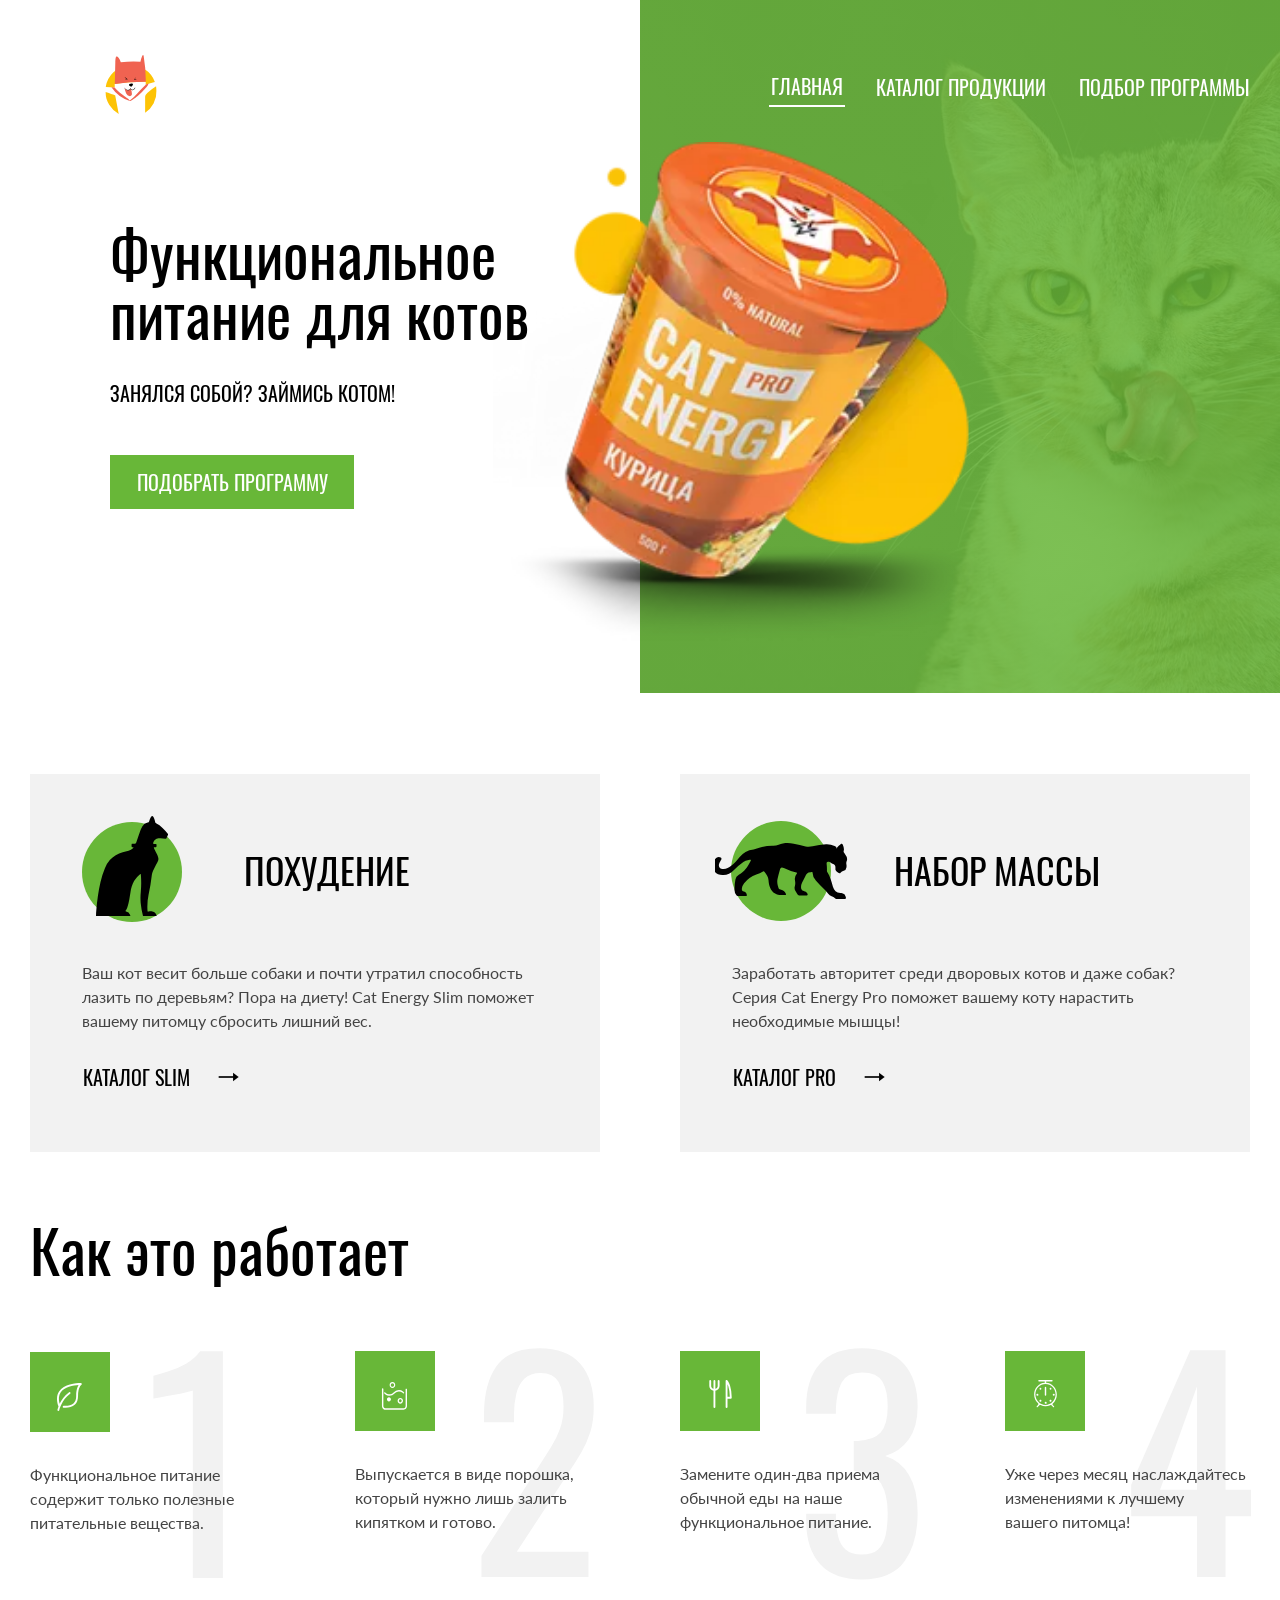
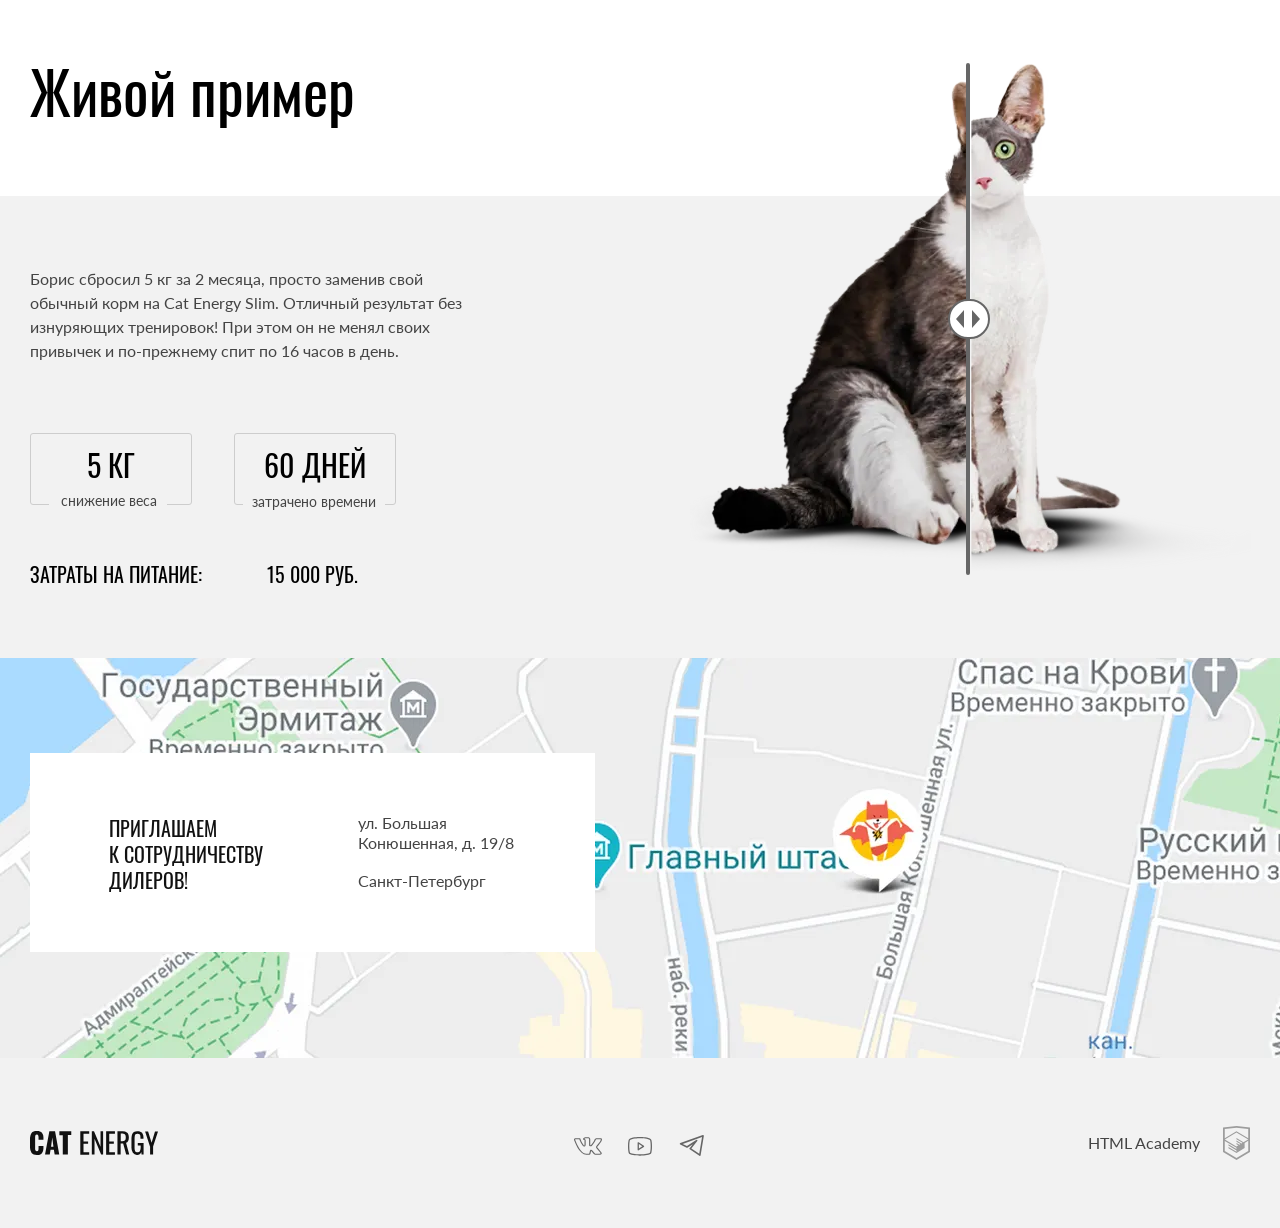
<file: index.html>
<!DOCTYPE html><html class="page" lang="ru"><head><meta charset="UTF-8"><title>Сайт питания для котов Cat Energy</title><meta name="viewport" content="width=device-width,initial-scale=1"><link rel="stylesheet" href="styles/styles.css"><link rel="icon" href="favicon.ico"><link rel="icon" href="favicons/"><link rel="manifest" href="manifest.json"><link rel="preload" href="/fonts/oswald/oswaldregular.woff2" as="font" type="font/woff2"><link rel="preload" href="/fonts/oswald/oswaldregular.woff" as="font" type="font/woff"><link rel="preload" href="/fonts/lato/Lato-Regular.woff2" as="font" type="font/woff2"><link rel="preload" href="/fonts/lato/Lato-Regular.woff" as="font" type="font/woff"><script src="scripts/index.js" defer="defer"></script></head><body class="page__body"><header class="main-header" data-test="header"><div class="main-header__container"><a class="main-header__logo" href="index.html"><picture><source media="(min-width: 1280px)" width="202" height="59" type="image/svg+xml" srcset="images/logo-header-desktop.svg"><source media="(min-width: 768px)" width="174" height="50" type="image/svg+xml" srcset="images/logo-header-tablet.svg"><img src="images/logo-mobile.svg" width="33" height="38" alt="Логотип сайта"></picture></a><a class="main-header__logo-text" href="#"><picture><source media="(min-width: 1280px)" width="118" height="21" type="image/svg+xml" srcset="images/logo-text.svg"><source media="(min-width: 768px)" width="101" height="18" type="image/svg+xml" srcset="images/logo-text.svg"><img src="images/logo-text.svg" width="101" height="18" alt="Логотип текст"></picture></a><nav class="navigation navigation--nojs"><ul class="navigation__list"><li class="navigation__item navigation__item--active navigation__item--special--active"><a href="#">Главная</a></li><li class="navigation__item navigation__item--special"><a href="catalog.html">каталог продукции</a></li><li class="navigation__item navigation__item--special"><a href="#">подбор программы</a></li></ul><button class="navigation__toggle" type="button" aria-label="Открыть меню"><span></span> <span></span> <span></span></button></nav></div></header><main class="page__main" data-test="main"><h1 class="visually-hidden">Функциональное<br>питание для котов Cat Energy</h1><section class="section promo" data-test="hero"><div class="promo__wrapper-img"><picture><source type="image/webp" media="(min-width: 1280px)" srcset="images/promo-decktop@1x.webp, images/promo-decktop@2x.webp 2x" width="552" height="499"><source type="image/webp" media="(min-width: 768px)" srcset="images/promo-tablet@1x.webp, images/promo-tablet@2x.webp 2x" width="709" height="609"><source type="image/webp" srcset="images/promo@1x.webp, images/promo@2x.webp 2x" width="280" height="270"><source media="(min-width: 1280px)" width="552" height="499" type="image/png" srcset="images/promo-decktop@1x.png, images/promo-decktop@2x.png 2x"><source media="(min-width: 768px)" width="709" height="609" type="image/png" srcset="images/promo-tablet@1x.png, images/promo-tablet@2x.png 2x"><img class="promo__images" src="images/promo@1x.png" srcset="images/promo@2x.png" width="280" height="270" alt="Баночка питания Cat Energu Pro курица"></picture></div><div class="promo__container"><div class="promo__wrapper-text"><h2 class="promo__title">Функциональное<br>питание&nbsp;для&nbsp;котов</h2><p class="promo__text">Занялся собой? Займись котом!</p></div><a class="button button--promo" href="form.html">подобрать программу</a></div></section><section class="section" data-test="programs"><h2 class="visually-hidden">Выбор программы</h2><ul class="program"><li class="program__item program__item-slim"><h3 class="program__title">похудение</h3><p class="program__text">Ваш кот весит больше собаки и почти утратил способность лазить по деревьям? Пора на диету! Cat Energy Slim поможет вашему питомцу сбросить лишний вес.</p><a class="program__link" href="catalog.html">каталог slim</a></li><li class="program__item program__item-pro"><h3 class="program__title program__title--two">набор массы</h3><p class="program__text program__text--two">Заработать авторитет среди дворовых котов и даже собак? Серия Cat Energy Pro поможет вашему коту нарастить необходимые мышцы!</p><a class="program__link program__link--two" href="catalog.html">каталог pro</a></li></ul></section><section class="section description" data-test="features"><h2 class="description__title">Как это работает</h2><ol class="description__list"><li class="description__item description__item--one"><p class="description__text">Функциональное питание содержит только полезные питательные вещества.</p></li><li class="description__item description__item--two"><p class="description__text">Выпускается в виде порошка, который нужно лишь залить кипятком и готово.</p></li><li class="description__item description__item--tree"><p class="description__text">Замените один-два приема обычной еды на наше функциональное питание.</p></li><li class="description__item description__item--four"><p class="description__text">Уже через месяц наслаждайтесь изменениями к лучшему вашего&nbsp;питомца!</p></li></ol></section><section class="section example" data-test="proof"><div class="example__container"><h2 class="example__title">Живой пример</h2><div class="example__wrapper"><p class="example__text">Борис сбросил 5 кг за 2 месяца, просто заменив свой обычный корм на Cat Energy Slim. Отличный результат без изнуряющих тренировок! При этом он не менял своих привычек и по-прежнему спит по 16 часов в день.</p><dl class="example__list"><div class="example__item"><dt class="example__terms">5 кг</dt><dd class="example__description example__description--one">снижение веса</dd></div><div class="example__item"><dt class="example__terms">60 дней</dt><dd class="example__description example__description--two">затрачено времени</dd></div></dl><p class="example__text example__text--price">Затраты на питание: <span class="example__price">15 000 руб.</span></p></div><div class="example__slider"><div class="example__slider-left"><picture><source type="image/webp" media="(min-width: 768px)" srcset="images/cat-fat-tablet@1x.webp, images/cat-fat-tablet@1x.webp 2x" width="560" height="512"><source type="image/webp" srcset="images/cat-fat-mobile@1x.webp, images/cat-fat-mobile@2x.webp 2x" width="280" height="256"><source media="(min-width: 768px)" width="560" height="512" type="image/png" srcset="images/cat-fat-tablet@1x.png, images/cat-fat-tablet@2x.png 2x"><img class="example__img-fat" src="images/cat-fat-mobile@1x.png" srcset="images/cat-fat-mobile@2x.png 2x" width="280" height="256" alt="Толстый кот"></picture></div><div class="example__slider-right"><picture><source type="image/webp" media="(min-width: 768px)" srcset="images/cat-skinny-tablet@1x.webp, images/cat-skinny-tablet@2x.webp 2x" width="560" height="512"><source type="image/webp" srcset="images/cat-skinny-mobile@1x.webp, images/cat-skinny-mobile@2x.webp 2x" width="280" height="256"><source media="(min-width: 768px)" width="560" height="512" type="image/png" srcset="images/cat-skinny-tablet@1x.png, images/cat-skinny-tablet@2x.png 2x"><img class="example__img-skinny" src="images/cat-skinny-mobile@1x.png" srcset="images/cat-skinny-mobile@2x.png 2x" width="280" height="256" alt="Тощий кот"></picture></div><button class="example__button-slider" type="button" aria-label="Слайдер"></button></div></div></section><section class="contacts" data-test="contacts"><h2 class="visually-hidden">Наши контакты</h2><div class="contacts__container"><p class="contacts__text">приглашаем к&nbsp;сотрудничеству дилеров!</p><address class="contacts__address"><a href="#">ул. Большая Конюшенная, д.&nbsp;19/8 <span class="contacts__address-sity">Санкт-Петербург</span></a></address></div><div class="contacts__map"><iframe src="https://www.google.com/maps/embed?pb=!1m18!1m12!1m3!1d1998.6037999040354!2d30.322010416394033!3d59.938716271971415!2m3!1f0!2f0!3f0!3m2!1i1024!2i768!4f13.1!3m3!1m2!1s0x4696310fca5ba729%3A0xea9c53d4493c879f!2sBolshaya+Konyushennaya+ul.%2C+19%2C+Sankt-Peterburg%2C+Russia%2C+191186!5e0!3m2!1sen!2s!4v1441888483426" width="768" height="400" allowfullscreen title="Офис компании по адресу набережная реки Карповки, 5, литера П, Санкт-Петербург"></iframe><picture><source type="image/webp" media="(min-width: 1280px)" srcset="images/map-desktop@1x.webp, images/map-desktop@2x.webp 2x" width="1280" height="400"><source type="image/webp" media="(min-width: 768px)" srcset="images/map-tablet@1x.webp, images/map-tablet@2x.webp 2x" width="768" height="400"><source type="image/webp" srcset="images/map-mobile@1x.webp, images/map-mobile@2x.webp 2x" width="320" height="362"><source media="(min-width: 1280px)" width="1280" height="400" type="image/png" srcset="images/Map-desktop@1x.png, images/Map-desktop@2x.png 2x"><source media="(min-width: 768px)" width="768" height="400" type="image/png" srcset="images/Map-tablet@1x.png, images/Map-tablet@2x.png 2x"><img class="contacts__img" src="images/map-mobile@1x.jpg" srcset="images/map-mobile@2x.jpg 2x" width="320" height="362" alt="Карта"></picture></div></section></main><footer class="main-footer" data-test="footer"><div class="main-footer__container"><a class="main-footer__logo" href="https://htmlacademy.ru/intensive/adaptive"><img class="main-footer__logo-img" src="images/footer-logo.svg" alt="логотип Cat Energy" width="128" height="24"></a><ul class="social-list"><li class="social-list__item"><a class="social-list__link social-list__link--vk" href="#" aria-label="Вконтакте"></a></li><li class="social-list__item"><a class="social-list__link social-list__link--youtube" href="#" aria-label="Ютуб"></a></li><li class="social-list__item"><a class="social-list__link social-list__link--tg" href="#" aria-label="Телеграм"></a></li></ul><a class="main-footer__copyright" href="https://htmlacademy.ru/intensive/adaptive">HTML Academy <img class="main-footer__copyright-img" src="images/html-academy-green.svg" width="27" height="34" alt="логотип HTML Academy"></a></div></footer></body></html>
</file>
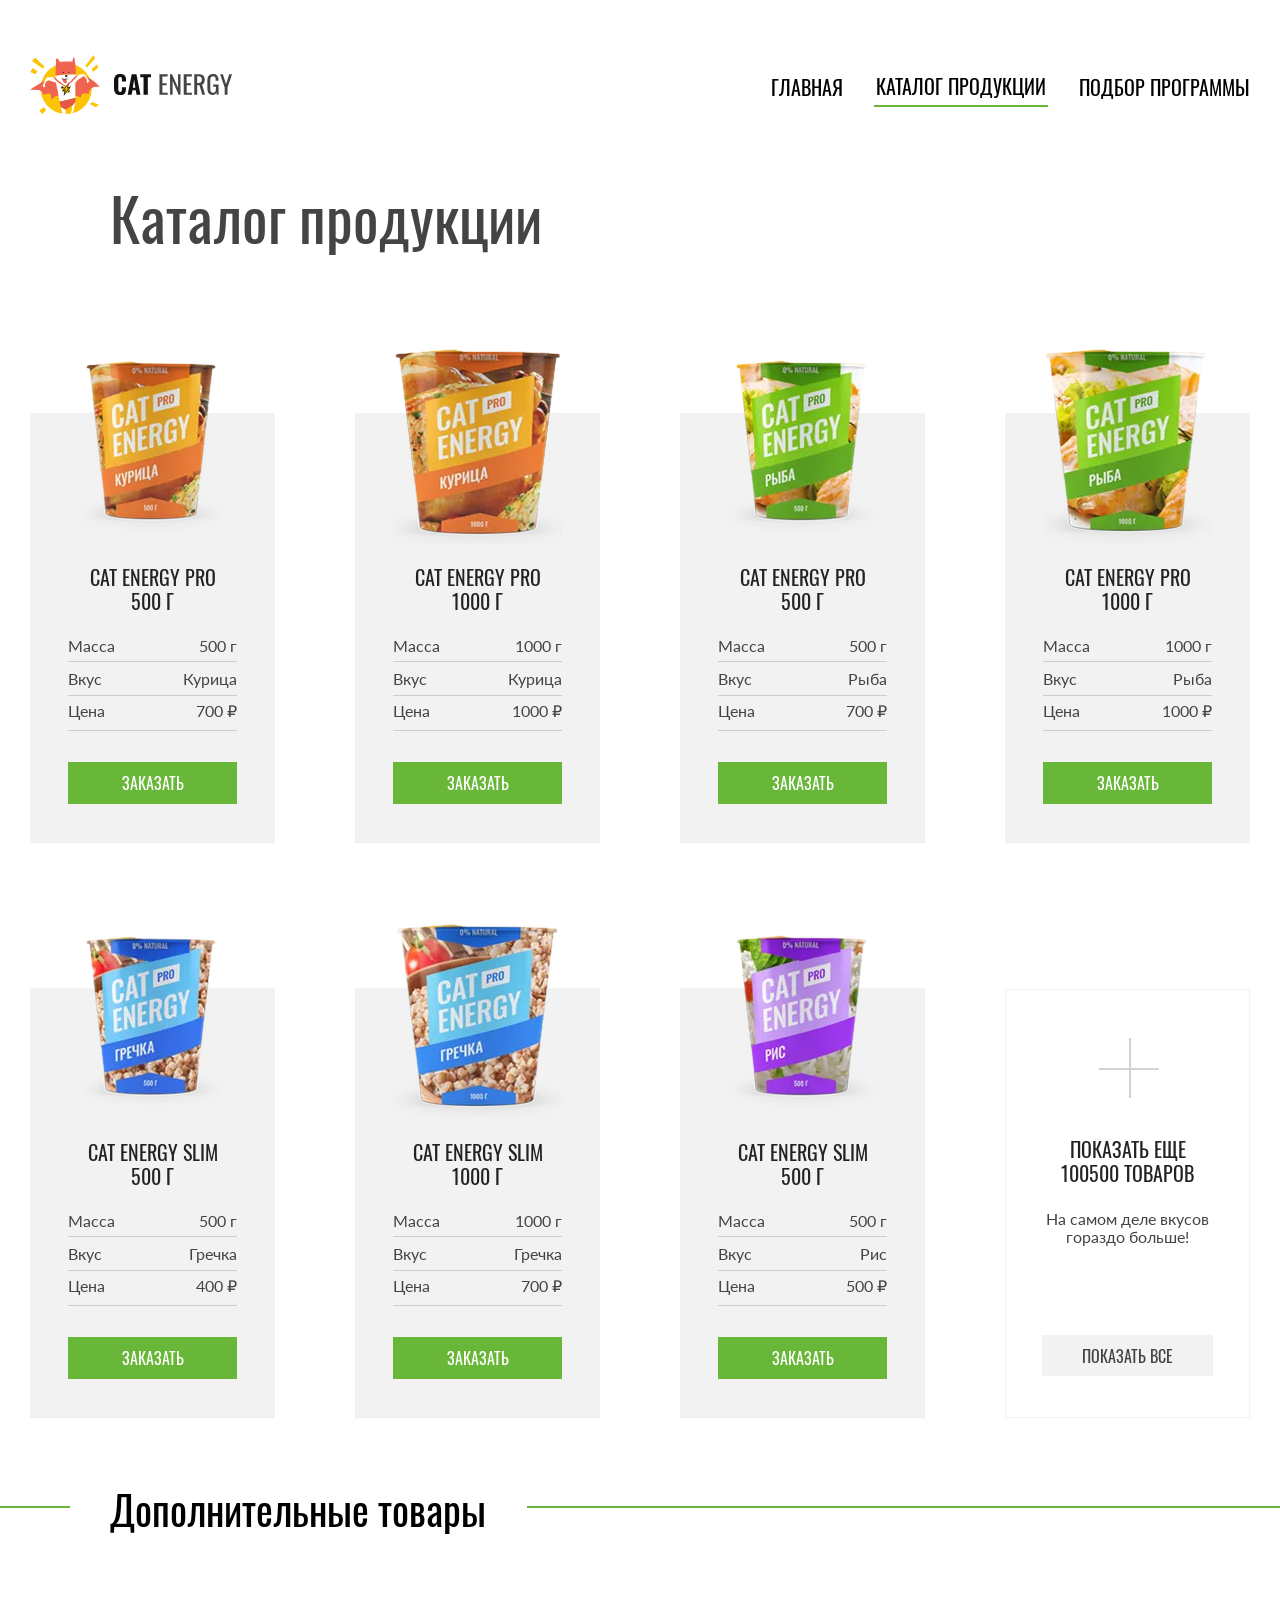
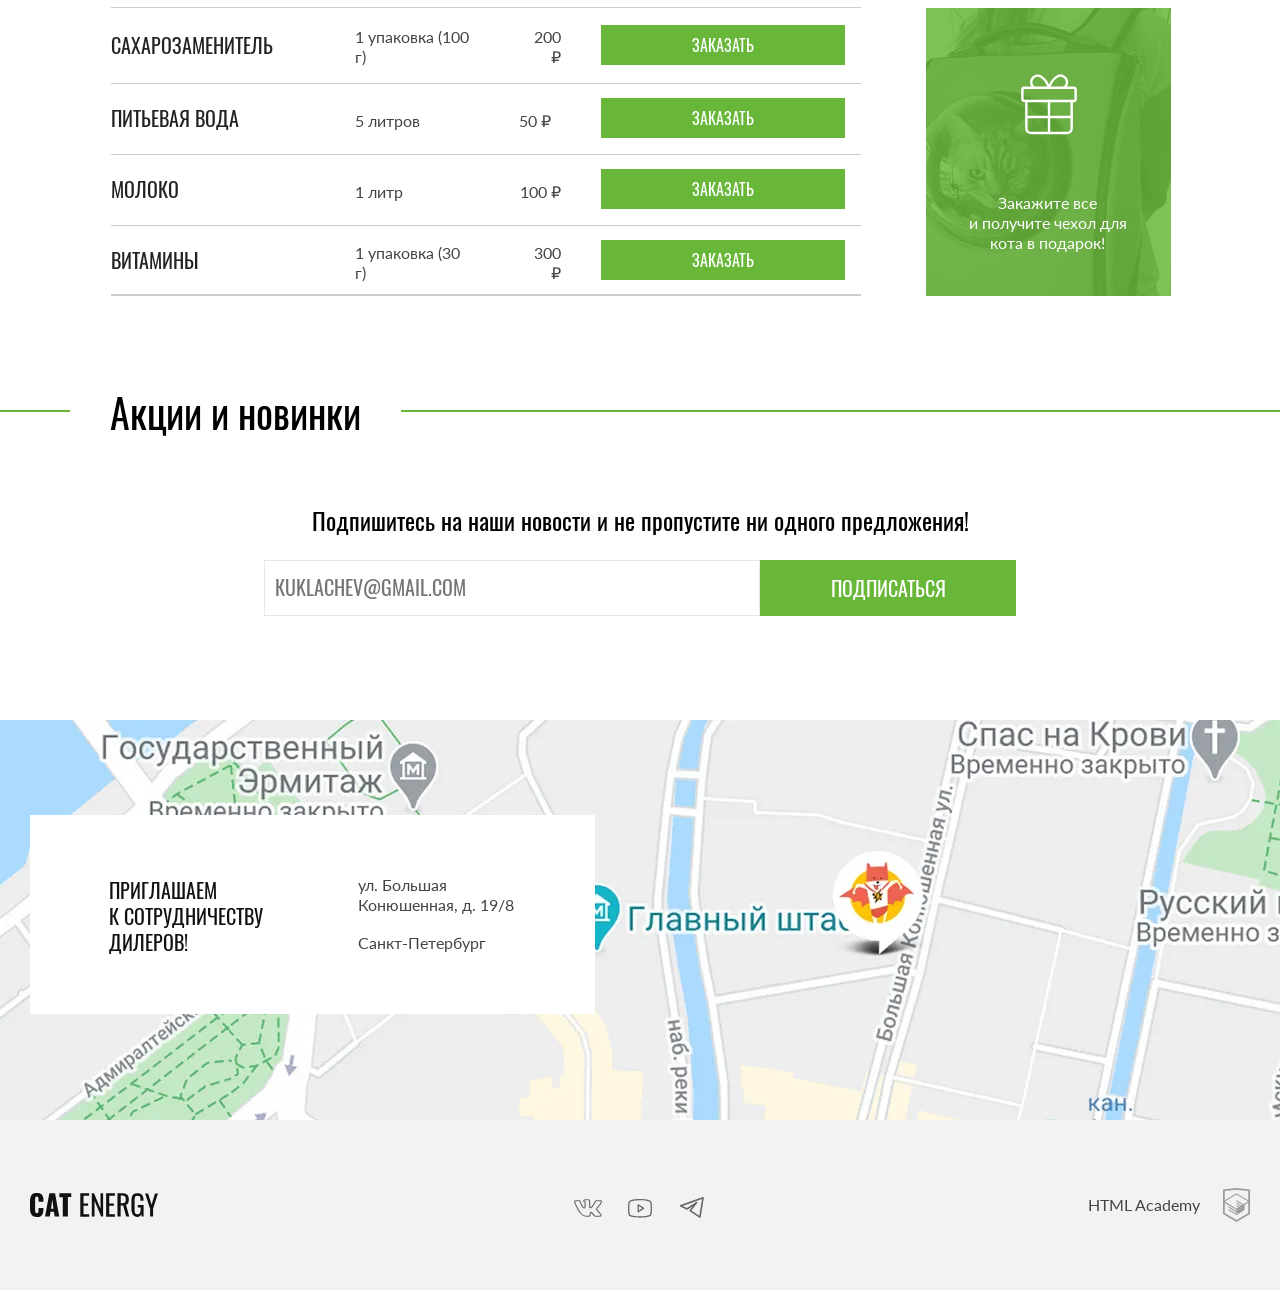
<file: catalog.html>
<!DOCTYPE html><html class="page" lang="ru"><head><meta charset="UTF-8"><title>Сайт питания для котов Cat Energy</title><meta name="viewport" content="width=device-width,initial-scale=1"><link rel="stylesheet" href="styles/styles.css"><link rel="icon" href="favicon.ico"><link rel="icon" href="favicons/"><link rel="manifest" href="manifest.json"><link rel="preload" href="/fonts/oswald/oswaldregular.woff2" as="font" type="font/woff2"><link rel="preload" href="/fonts/oswald/oswaldregular.woff" as="font" type="font/woff"><link rel="preload" href="/fonts/lato/Lato-Regular.woff2" as="font" type="font/woff2"><link rel="preload" href="/fonts/lato/Lato-Regular.woff" as="font" type="font/woff"><script src="scripts/index.js" defer="defer"></script></head><body class="page__body"><header class="main-header main-header--catalog" data-test="header"><div class="main-header__container"><a class="main-header__logo" href="index.html"><picture><source media="(min-width: 1280px)" width="202" height="59" type="image/svg+xml" srcset="images/logo-header-desktop.svg"><source media="(min-width: 768px)" width="174" height="50" type="image/svg+xml" srcset="images/logo-header-tablet.svg"><img src="images/logo-mobile.svg" width="33" height="38" alt="Логотип сайта"></picture></a><a class="main-header__logo-text" href="#"><picture><source media="(min-width: 1280px)" width="118" height="21" type="image/svg+xml" srcset="images/logo-text.svg"><source media="(min-width: 768px)" width="101" height="18" type="image/svg+xml" srcset="images/logo-text.svg"><img src="images/logo-text.svg" width="101" height="18" alt="Логотип текст"></picture></a><nav class="navigation navigation--nojs"><ul class="navigation__list navigation__list--close"><li class="navigation__item"><a href="index.html">Главная</a></li><li class="navigation__item navigation__item--active"><a href="catalog.html">каталог продукции</a></li><li class="navigation__item"><a href="#">подбор программы</a></li></ul><button class="navigation__toggle" type="button" aria-label="Открыть меню"><span></span> <span></span> <span></span></button></nav></div></header><main class="page__main"><h1 class="page__title visually-hidden">Каталог продукции</h1><div class="page__container-catalog"><section class="catalog" data-test="catalog"><h2 class="catalog__title">Каталог продукции</h2><ul class="catalog__list"><li class="catalog-item"><div class="catalog-item__text-wrapper"><h3 class="catalog-item__title"><a href="#">Cat Energy PRO 500 г</a></h3><dl class="catalog-item__description-list"><div class="catalog-item__description-wrapper"><dt class="catalog-item__term">Масса</dt><dd class="catalog-item__description">500 г</dd></div><div class="catalog-item__description-wrapper"><dt class="catalog-item__term">Вкус</dt><dd class="catalog-item__description">Курица</dd></div><div class="catalog-item__description-wrapper"><dt class="catalog-item__term">Цена</dt><dd class="catalog-item__description">700 ₽</dd></div></dl></div><div class="catalog-item__img-wrapper"><a href="#"><picture><source type="image/webp" media="(min-width: 1280px)" srcset="images/chicken-500-decktop@1x.webp, images/chicken-500-decktop@2x.webp 2x" width="169" height="210"><source type="image/webp" media="(min-width: 768px)" srcset="images/chicken-500-tablet@1x.webp, images/chicken-500-tablet@2x.webp 2x" width="200" height="210"><source type="image/webp" srcset="images/chicken-500@1x.webp, images/chicken-500@2x.webp 2x" width="140" height="107"><source media="(min-width: 1280px)" width="169" height="210" type="image/png" srcset="images/chicken-500-decktop@1x.png, images/chicken-500-decktop@2x.png 2x"><source media="(min-width: 768px)" width="200" height="210" type="image/png" srcset="images/chicken-500-tablet@1x.png, images/chicken-500-tablet@2x.png 2x"><img class="catalog-item__images" src="images/chicken-500@1x.jpg" srcset="images/chicken-500@2x.jpg 2x" width="140" height="107" alt="Баночка питания Cat Energu Pro курица 500гр"></picture></a></div><a class="button button--order" href="#">Заказать</a></li><li class="catalog-item"><div class="catalog-item__text-wrapper"><h3 class="catalog-item__title"><a href="#">Cat Energy PRO 1000 г</a></h3><dl class="catalog-item__description-list"><div class="catalog-item__description-wrapper"><dt class="catalog-item__term">Масса</dt><dd class="catalog-item__description">1000 г</dd></div><div class="catalog-item__description-wrapper"><dt class="catalog-item__term">Вкус</dt><dd class="catalog-item__description">Курица</dd></div><div class="catalog-item__description-wrapper"><dt class="catalog-item__term">Цена</dt><dd class="catalog-item__description">1000 ₽</dd></div></dl></div><div class="catalog-item__img-wrapper"><a href="#"><picture><source type="image/webp" media="(min-width: 1280px)" srcset="images/chicken-1000-decktop@1x.webp, images/chicken-1000-decktop@2x.webp 2x" width="169" height="210"><source type="image/webp" media="(min-width: 768px)" srcset="images/chicken-1000-tablet@1x.webp, images/chicken-1000-tablet@2x.webp 2x" width="200" height="210"><source type="image/webp" srcset="images/chicken-1000@1x.webp, images/chicken-1000@2x.webp 2x" width="140" height="107"><source media="(min-width: 1280px)" width="169" height="210" type="image/png" srcset="images/chicken-1000-decktop@1x.png, images/chicken-1000-decktop@2x.png 2x"><source media="(min-width: 768px)" width="200" height="210" type="image/png" srcset="images/chicken-1000-tablet@1x.png, images/chicken-1000-tablet@2x.png 2x"><img class="catalog-item__images" src="images/chicken-1000@1x.jpg" srcset="images/chicken-1000@2x.jpg 2x" width="140" height="107" alt="Баночка питания Cat Energu Pro курица 1000гр"></picture></a></div><a class="button button--order" href="#">Заказать</a></li><li class="catalog-item"><div class="catalog-item__text-wrapper"><h3 class="catalog-item__title"><a href="#">Cat Energy PRO 500 г</a></h3><dl class="catalog-item__description-list"><div class="catalog-item__description-wrapper"><dt class="catalog-item__term">Масса</dt><dd class="catalog-item__description">500 г</dd></div><div class="catalog-item__description-wrapper"><dt class="catalog-item__term">Вкус</dt><dd class="catalog-item__description">Рыба</dd></div><div class="catalog-item__description-wrapper"><dt class="catalog-item__term">Цена</dt><dd class="catalog-item__description">700 ₽</dd></div></dl></div><div class="catalog-item__img-wrapper"><a href="#"><picture><source type="image/webp" media="(min-width: 1280px)" srcset="images/fish-500-desktop@1x.webp, images/fish-500-desktop@2x.webp 2x" width="169" height="210"><source type="image/webp" media="(min-width: 768px)" srcset="images/fish-500-tablet@1x.webp, images/fish-500-tablet@2x.webp 2x" width="200" height="210"><source type="image/webp" srcset="images/fish-500@1x.webp, images/fish-500@2x.webp 2x" width="140" height="107"><source media="(min-width: 1280px)" width="169" height="210" type="image/png" srcset="images/fish-500-desktop@1x.png, images/fish-500-desktop@2x.png 2x"><source media="(min-width: 768px)" width="200" height="210" type="image/png" srcset="images/fish-500-tablet@1x.png, images/fish-500-tablet@2x.png 2x"><img class="catalog-item__images" src="images/fish-500@1x.jpg" srcset="images/fish-500@2x.jpg 2x" width="140" height="107" alt="Баночка питания Cat Energu Pro Рыба 500гр"></picture></a></div><a class="button button--order" href="#">Заказать</a></li><li class="catalog-item"><div class="catalog-item__text-wrapper"><h3 class="catalog-item__title"><a href="#">Cat Energy PRO 1000 г</a></h3><dl class="catalog-item__description-list"><div class="catalog-item__description-wrapper"><dt class="catalog-item__term">Масса</dt><dd class="catalog-item__description">1000 г</dd></div><div class="catalog-item__description-wrapper"><dt class="catalog-item__term">Вкус</dt><dd class="catalog-item__description">Рыба</dd></div><div class="catalog-item__description-wrapper"><dt class="catalog-item__term">Цена</dt><dd class="catalog-item__description">1000 ₽</dd></div></dl></div><div class="catalog-item__img-wrapper"><a href="#"><picture><source type="image/webp" media="(min-width: 1280px)" srcset="images/fish-1000-decktop@1x.webp, images/fish-1000-decktop@2x.webp 2x" width="169" height="210"><source type="image/webp" media="(min-width: 768px)" srcset="images/fish-1000-tablet@1x.webp, images/fish-1000-tablet@2x.webp 2x" width="200" height="210"><source type="image/webp" srcset="images/fish-1000@1x.webp, images/fish-1000@2x.webp 2x" width="140" height="107"><source media="(min-width: 1280px)" width="169" height="210" type="image/png" srcset="images/fish-1000-decktop@1x.png, images/fish-1000-decktop@2x.png 2x"><source media="(min-width: 768px)" width="200" height="210" type="image/png" srcset="images/fish-1000-tablet@1x.png, images/fish-1000-tablet@2x.png 2x"><img class="catalog-item__images" src="images/fish-1000@1x.jpg" srcset="images/fish-1000@2x.jpg 2x" width="140" height="107" alt="Баночка питания Cat Energu Pro Рыба 1000гр"></picture></a></div><a class="button button--order" href="#">Заказать</a></li><li class="catalog-item"><div class="catalog-item__text-wrapper"><h3 class="catalog-item__title"><a href="#">Cat Energy Slim 500 г</a></h3><dl class="catalog-item__description-list"><div class="catalog-item__description-wrapper"><dt class="catalog-item__term">Масса</dt><dd class="catalog-item__description">500 г</dd></div><div class="catalog-item__description-wrapper"><dt class="catalog-item__term">Вкус</dt><dd class="catalog-item__description">Гречка</dd></div><div class="catalog-item__description-wrapper"><dt class="catalog-item__term">Цена</dt><dd class="catalog-item__description">400 ₽</dd></div></dl></div><div class="catalog-item__img-wrapper"><a href="#"><picture><source type="image/webp" media="(min-width: 1280px)" srcset="images/buckwheat-500-decktop@1x.webp, images/buckwheat-500-decktop@2x.webp 2x" width="169" height="210"><source type="image/webp" media="(min-width: 768px)" srcset="images/buckwheat-500-tablet@1x.webp, images/buckwheat-500-tablet@2x.webp 2x" width="200" height="210"><source type="image/webp" srcset="images/buckwheat-500@1x.webp, images/buckwheat-500@2x.webp 2x" width="140" height="107"><source media="(min-width: 1280px)" width="169" height="210" type="image/png" srcset="images/buckwheat-500-decktop@1x.png, images/buckwheat-500-decktop@2x.png 2x"><source media="(min-width: 768px)" width="200" height="210" type="image/png" srcset="images/buckwheat-500-tablet@1x.png, images/buckwheat-500-tablet@2x.png 2x"><img class="catalog-item__images" src="images/buckwheat-500@1x.jpg" srcset="images/buckwheat-500@2x.jpg 2x" width="140" height="107" alt="Баночка питания Cat Energu Pro Гречка 500гр"></picture></a></div><a class="button button--order" href="#">Заказать</a></li><li class="catalog-item"><div class="catalog-item__text-wrapper"><h3 class="catalog-item__title"><a href="#">Cat Energy Slim 1000 г</a></h3><dl class="catalog-item__description-list"><div class="catalog-item__description-wrapper"><dt class="catalog-item__term">Масса</dt><dd class="catalog-item__description">1000 г</dd></div><div class="catalog-item__description-wrapper"><dt class="catalog-item__term">Вкус</dt><dd class="catalog-item__description">Гречка</dd></div><div class="catalog-item__description-wrapper"><dt class="catalog-item__term">Цена</dt><dd class="catalog-item__description">700 ₽</dd></div></dl></div><div class="catalog-item__img-wrapper"><a href="#"><picture><source type="image/webp" media="(min-width: 1280px)" srcset="images/buckwheat-1000-decktop@1x.webp, images/buckwheat-1000-decktop@2x.webp 2x" width="169" height="210"><source type="image/webp" media="(min-width: 768px)" srcset="images/buckwheat-1000-tablet@1x.webp, images/buckwheat-1000-tablet@2x.webp 2x" width="200" height="210"><source type="image/webp" srcset="images/buckwheat-1000@1x.webp, images/buckwheat-1000@2x.webp 2x" width="140" height="107"><source media="(min-width: 1280px)" width="169" height="210" type="image/png" srcset="images/buckwheat-1000-decktop@1x.png, images/buckwheat-1000-decktop@2x.png 2x"><source media="(min-width: 768px)" width="200" height="210" type="image/png" srcset="images/buckwheat-1000-tablet@1x.png, images/buckwheat-1000-tablet@2x.png 2x"><img class="catalog-item__images" src="images/buckwheat-1000@1x.jpg" srcset="images/buckwheat-1000@2x.jpg" width="140" height="107" alt="Баночка питания Cat Energu Pro Гречка 1000гр"></picture></a></div><a class="button button--order" href="#">Заказать</a></li><li class="catalog-item"><div class="catalog-item__text-wrapper"><h3 class="catalog-item__title"><a href="#">Cat Energy Slim 500 г</a></h3><dl class="catalog-item__description-list"><div class="catalog-item__description-wrapper"><dt class="catalog-item__term">Масса</dt><dd class="catalog-item__description">500 г</dd></div><div class="catalog-item__description-wrapper"><dt class="catalog-item__term">Вкус</dt><dd class="catalog-item__description">Рис</dd></div><div class="catalog-item__description-wrapper"><dt class="catalog-item__term">Цена</dt><dd class="catalog-item__description">500 ₽</dd></div></dl></div><div class="catalog-item__img-wrapper"><a href="#"><picture><source type="image/webp" media="(min-width: 1280px)" srcset="images/rice-500-decktop@1x.webp, images/rice-500-decktop@2x.webp 2x" width="169" height="210"><source type="image/webp" media="(min-width: 768px)" srcset="images/rice-500-tablet@1x.webp, images/rice-500-tablet@2x.webp 2x" width="200" height="210"><source type="image/webp" srcset="images/rice-500@1x.webp, images/rice-500@2x.webp 2x" width="140" height="107"><source media="(min-width: 1280px)" width="169" height="210" type="image/png" srcset="images/rice-500-decktop@1x.png, images/rice-500-decktop@2x.png 2x"><source media="(min-width: 768px)" width="200" height="210" type="image/png" srcset="images/rice-500-tablet@1x.png, images/rice-500-tablet@2x.png 2x"><img class="catalog-item__images" src="images/rice-500@1x.jpg" srcset="images/rice-500@2x.jpg 2x" width="140" height="107" alt="Баночка питания Cat Energu Pro Рис 500гр"></picture></a></div><a class="button button--order" href="#">Заказать</a></li><li class="catalog-item catalog-item--special"><h3 class="catalog-item__title catalog-item__title--special"><a href="#">Показать еще 100500 товаров</a></h3><p class="catalog-item__text">На самом деле вкусов гораздо больше!</p><a class="button button--more" href="#">показать все</a></li></ul></section><section class="section section--additional" data-test="additional"><h2 class="section__title section__title--additionally">Дополнительные товары</h2><ul class="additional-list"><li class="additional-list__item"><h3 class="additional-list__item-title">Сахарозаменитель</h3><div class="additional-list__item-wrapper"><p class="additional-list__item-volume">1 упаковка (100 г)</p><p class="additional-list__item-price">200 ₽</p></div><button class="button button--additional" type="button">Заказать</button></li><li class="additional-list__item"><h3 class="additional-list__item-title">питьевая вода</h3><div class="additional-list__item-wrapper"><p class="additional-list__item-volume">5 литров</p><p class="additional-list__item-price">50 ₽</p></div><button class="button button--additional" type="button">Заказать</button></li><li class="additional-list__item"><h3 class="additional-list__item-title">молоко</h3><div class="additional-list__item-wrapper"><p class="additional-list__item-volume">1 литр</p><p class="additional-list__item-price">100 ₽</p></div><button class="button button--additional" type="button">Заказать</button></li><li class="additional-list__item additional-list__item--last"><h3 class="additional-list__item-title">витамины</h3><div class="additional-list__item-wrapper"><p class="additional-list__item-volume">1 упаковка (30 г)</p><p class="additional-list__item-price">300 ₽</p></div><button class="button button--additional" type="button">Заказать</button></li></ul><div class="stocks"><p class="stocks__discription visually-hidden">Закажите все и получите чехол для кота в подарок!</p></div></section><section class="subscribe"><h2 class="subscribe__title">Акции и новинки</h2><p class="subscribe__discription">Подпишитесь на наши новости и не пропустите ни одного предложения!</p><form class="subscribe__form" action="https://echo.htmlacademy.ru" method="post" name="subscribe"><label class="subscribe__label" for="subscribe-field-email"></label> <input class="subscribe__field" type="email" id="subscribe-field-email" placeholder="кuklachev@gmail.com" name="subscribe-input-field"> <button class="button button--subscribe" type="submit">Подписаться</button></form></section></div><section class="contacts" data-test="contacts"><h2 class="visually-hidden">Наши контакты</h2><div class="contacts__container"><p class="contacts__text">приглашаем к&nbsp;сотрудничеству дилеров!</p><address class="contacts__address"><a href="#">ул. Большая Конюшенная, д.&nbsp;19/8 <span class="contacts__address-sity">Санкт-Петербург</span></a></address></div><div class="contacts__map"><iframe src="https://www.google.com/maps/embed?pb=!1m18!1m12!1m3!1d1998.6037999040354!2d30.322010416394033!3d59.938716271971415!2m3!1f0!2f0!3f0!3m2!1i1024!2i768!4f13.1!3m3!1m2!1s0x4696310fca5ba729%3A0xea9c53d4493c879f!2sBolshaya+Konyushennaya+ul.%2C+19%2C+Sankt-Peterburg%2C+Russia%2C+191186!5e0!3m2!1sen!2s!4v1441888483426" width="768" height="400" allowfullscreen title="Офис компании по адресу набережная реки Карповки, 5, литера П, Санкт-Петербург"></iframe><picture><source type="image/webp" media="(min-width: 1280px)" srcset="images/map-desktop@1x.webp, images/map-desktop@2x.webp 2x" width="1280" height="400"><source type="image/webp" media="(min-width: 768px)" srcset="images/map-tablet@1x.webp, images/map-tablet@2x.webp 2x" width="768" height="400"><source type="image/webp" srcset="images/map-mobile@1x.webp, images/map-mobile@2x.webp 2x" width="320" height="362"><source media="(min-width: 1280px)" width="1280" height="400" type="image/png" srcset="images/Map-desktop@1x.png, images/Map-desktop@2x.png 2x"><source media="(min-width: 768px)" width="768" height="400" type="image/png" srcset="images/Map-tablet@1x.png, images/Map-tablet@2x.png 2x"><img class="contacts__img" src="images/map-mobile@1x.jpg" srcset="images/map-mobile@2x.jpg 2x" width="320" height="362" alt="Карта"></picture></div></section></main><footer class="main-footer"><div class="main-footer__container"><a class="main-footer__logo" href="https://htmlacademy.ru/intensive/adaptive"><img class="main-footer__logo-img" src="images/footer-logo.svg" alt="логотип Cat Energy" width="128" height="24"></a><ul class="social-list"><li class="social-list__item"><a class="social-list__link social-list__link--vk" href="#" aria-label="Вконтакте"></a></li><li class="social-list__item"><a class="social-list__link social-list__link--youtube" href="#" aria-label="Ютуб"></a></li><li class="social-list__item"><a class="social-list__link social-list__link--tg" href="#" aria-label="Телеграм"></a></li></ul><a class="main-footer__copyright" href="https://htmlacademy.ru/intensive/adaptive">HTML Academy <img class="main-footer__copyright-img" src="images/html-academy-green.svg" width="27" height="34" alt="логотип HTML Academy"></a></div></footer></body></html>
</file>
<file: styles/styles.css>
@font-face{font-family:Oswald;font-weight:400;font-style:normal;font-display:swap;src:url(/fonts/oswald/oswaldregular.woff2)format("woff2")}@font-face{font-family:Oswald;font-weight:400;font-style:normal;font-display:swap;src:url(/fonts/oswald/oswaldregular.woff)format("woff")}@font-face{font-family:Lato;font-weight:400;font-style:normal;font-display:swap;src:url(/fonts/lato/Lato-Regular.woff2)format("woff2")}@font-face{font-family:Lato;font-weight:400;font-style:normal;font-display:swap;src:url(/fonts/lato/Lato-Regular.woff)format("woff")}*,:before,:after{box-sizing:border-box;margin:0;padding:0}.visually-hidden{clip:rect(0 0 0 0);border:0;width:1px;height:1px;margin:-1px;padding:0;position:absolute;overflow:hidden}* a{text-decoration:none}.page{height:100%}.page__body{color:#444;background-color:#fff;flex-direction:column;width:100%;font-family:Oswald,sans-serif;font-size:24px;font-weight:400;line-height:18px;display:flex;overflow-x:hidden}.page__main{width:100%;position:relative}.page__container-catalog{width:100%}@media (width>=1280px){.page__container-catalog{max-width:1440px;margin:0 auto}}.main-header{z-index:10;min-width:320px;position:relative}.main-header--catalog:after{content:"";background-color:#d9d9d9;width:100%;height:1px;display:block;position:relative;bottom:0}@media (width>=768px){.main-header--catalog:after{display:none}}.main-header__container{grid-template-columns:min-content 1fr min-content;justify-content:space-between;align-items:center;margin:0 auto;padding:13px 20px;display:grid;position:relative}@media (width>=768px){.main-header__container{grid-template-columns:1fr minmax(436px,710px);max-width:768px;padding:22px 30px 0}}@media (width>=1280px){.main-header__container{max-width:1280px;padding:54px 30px 50px}}.main-header__logo{cursor:pointer;min-width:33px;margin:1px 10px 0 0;display:block}.main-header__logo:hover{opacity:.8}.main-header__logo:active{opacity:.5}@media (width>=768px){.main-header__logo{width:174px;margin-right:92px}}@media (width>=1440px){.main-header__logo{width:202px;margin-right:408px;padding:0}}.main-header__logo-text{justify-self:center;margin:0 auto;padding:0;display:block;transform:translate(-9px)}@media (width>=768px){.main-header__logo-text{display:none}}@media (width>=1280px){.navigation{width:710px;position:absolute;top:61px;right:-71px}}.navigation.navigation--open .navigation__list{display:block}.navigation.navigation--open .navigation__toggle span:first-child{margin-bottom:7px;transform:translate(15%,300%)rotate(48deg)}.navigation.navigation--open .navigation__toggle span:nth-child(2){display:none}.navigation.navigation--open .navigation__toggle span:nth-child(3){margin-bottom:5px;transform:translate(15%,-200%)rotate(-48deg)}.navigation.navigation--close .navigation__list{display:none}@media (width>=768px){.navigation.navigation--close .navigation__list{display:flex}}.navigation.navigation--close .navigation__toggle{background-color:#0000;border:none;width:24px;height:24px;margin:0;padding:0;position:relative}@media (width>=768px){.navigation.navigation--close .navigation__toggle{margin:0;display:none}}.navigation.navigation--close .navigation__toggle span{background-color:#000;width:24px;height:2px;margin-bottom:6px;display:block}.navigation.navigation--nojs .navigation__toggle{display:none}.navigation__toggle{background-color:#0000;border:none;width:24px;height:24px;margin:0;padding:0;position:relative}@media (width>=768px){.navigation__toggle{margin:0;display:none}}.navigation__toggle span{background-color:#000;width:24px;height:2px;margin-bottom:6px;display:block}.navigation__list{z-index:3;background-color:#fff;flex-direction:column;align-items:center;width:100%;margin:0;padding:0;list-style-type:none;display:flex;position:absolute;top:63px;left:0;right:0}@media (width>=768px){.navigation__list{z-index:0;background-color:#fff;flex-flow:wrap;justify-content:flex-start;align-items:center;min-width:436px;padding:7px 0 0;display:flex;position:relative;top:0}}@media (width>=1280px){.navigation__list{background-color:#0000;flex-wrap:wrap;justify-content:center;width:95%;margin:5px 0 0 32px;padding:0}}.navigation__item{color:#000;text-transform:uppercase;border-top:1px solid #e6e6e6;font-family:Oswald,sans-serif;font-size:18px;font-weight:400;line-height:24px;position:relative}@media (width>=768px){.navigation__item{border:none;width:-moz-fit-content;width:fit-content;margin-right:30px;padding:10px 2px 6px}}@media (width>=1280px){.navigation__item{margin-right:29px;padding:10px 2px 9px}}.navigation__item:last-child{margin-right:0}@media (width>=768px){.navigation__item--active{border-bottom:2px solid #68b738}}@media (width>=1280px){.navigation__item--active{border-bottom:2px solid #68b738}}.navigation__item a{text-align:center;text-transform:uppercase;color:#000;width:100vw;padding:22px 15px 24px 13px;font-family:Oswald,sans-serif;font-size:20px;font-weight:400;line-height:20px;text-decoration:none;display:block}.navigation__item a:hover{opacity:.65}.navigation__item a:active{opacity:.3}@media (width>=768px){.navigation__item a{text-align:center;color:#000;width:-moz-fit-content;width:fit-content;padding:0;font-size:18px;line-height:24px;display:block}}@media (width>=1280px){.navigation__item a{width:-moz-fit-content;width:fit-content;font-size:20px;line-height:100%}.navigation__item--special a{color:#fff}.navigation__item--special--active{border-bottom:2px solid #fff}.navigation__item--special--active a{color:#fff}}.section{min-width:320px}.section__title{text-align:center;color:#000;font-family:Oswald,sans-serif;font-size:36px;font-weight:400;line-height:40px}.section--additional{padding:0 20px;position:relative}@media (width>=768px){.section--additional{padding:0 30px}}@media (width>=1280px){.section--additional{grid-template-rows:min-content 1fr;grid-template-columns:1fr auto;column-gap:65px;padding:0 30px;display:grid}}.section__title--additionally{text-align:left;color:#000;background-color:#fff;width:-moz-fit-content;width:fit-content;margin:0;padding:27px 20px 36px 0;font-family:Oswald,sans-serif;font-size:24px;font-weight:400;line-height:24px;box-shadow:21px 0 #fff,-40px 0 #fff}.section__title--additionally:before{content:"";z-index:-1;background-color:#68b738;width:100vw;height:2px;position:absolute;top:36px;right:100%;box-shadow:100vw 0 #68b738}@media (width>=1280px){.section__title--additionally:before{top:39px}}@media (width>=768px){.section__title--additionally{border:none;padding:21px 20px 81px 40px;font-size:32px;line-height:32px;box-shadow:21px 0 #fff,0 0 #fff}}@media (width>=1280px){.section__title--additionally{grid-area:1/1/2/-1;margin:0 0 0 40px;padding:22px 20px 78px 40px;font-size:40px;line-height:40px}}.promo{flex-direction:column;width:100%;margin:0 auto;display:flex;position:relative}@media (width>=768px){.promo{max-width:768px;padding:0 30px 525px}}@media (width>=1280px){.promo{grid-template-columns:1fr 1fr;width:100%;max-width:1280px;padding:0 30px 265px;display:grid}.promo:before{content:"";background-image:linear-gradient(90deg,#68b738d9,#68b738d9),url(/images/promo-background-desktop@1x.jpg);background-position:100%,100%;background-repeat:no-repeat,no-repeat;background-size:cover,cover;width:50vw;height:calc(90px + 100%);display:grid;position:absolute;top:-171px;left:50%}}.promo__container{width:100%}@media (width>=768px){.promo__container{padding:65px 0 0 90px;position:relative}}@media (width>=1280px){.promo__container{grid-column:1/2;max-width:620px;margin:0;padding:59px 0 0 80px}}.promo__wrapper-img{z-index:1;position:absolute;bottom:42px;left:50%;transform:translate(-50%)}@media (width>=768px){.promo__wrapper-img{position:absolute;top:auto;bottom:-2px;left:30px;transform:none}}@media (width>=1280px){.promo__wrapper-img{grid-column:2/3;position:static}}.promo__images{object-fit:contain;min-width:280px;min-height:270px;display:block}@media (width>=1280px){.promo__images{grid-area:1/2/-1/4;position:absolute;top:-22px;left:-164px}}.promo__wrapper-text{background-image:linear-gradient(#68b738d9,#68b738d9),url(/images/promo-background@1x.jpg);background-position:50%;background-size:cover;width:100%;margin:0 auto;padding-bottom:50px;position:relative}@media (width>=768px){.promo__wrapper-text{background:#fff;padding:0}}@media (width>=1280px){.promo__wrapper-text{background:#fff;grid-area:1/1/2/2;width:80%;margin:0;padding:0}}.promo__title{text-align:center;color:#fff;z-index:2;letter-spacing:0;margin:0;padding:27px 20px 25px;font-family:Oswald,sans-serif;font-size:36px;font-weight:400;line-height:36px;position:relative}@media (width>=768px){.promo__title{color:#000;text-align:left;margin:0;padding:0;font-size:60px;line-height:60px}}@media (width>=1280px){.promo__title{grid-area:1/1/2/2;margin:0;padding:0;font-size:60px;line-height:60px}}.promo__text{text-transform:uppercase;text-align:center;color:#fff;z-index:2;margin:0 0 0 -1px;padding:0 20px 114px;font-family:Oswald,sans-serif;font-size:14px;font-weight:400;line-height:14px;position:relative}@media (width>=768px){.promo__text{color:#000;text-align:left;margin:43px 0 29px;padding:0 0 20px;font-size:20px;line-height:20px}}@media (width>=1280px){.promo__text{color:#000;text-align:left;margin:40px 0 32px;padding:0 0 20px;font-size:20px;line-height:20px}}.button{text-align:center;vertical-align:middle;text-transform:uppercase;color:#fff;background-color:#68b738;border:none;padding:10px;font-family:Oswald,sans-serif;font-size:16px;font-weight:400;line-height:20px}.button--promo{margin:138px 20px 0;display:block}.button--promo:hover{background-color:#5eaa2f}.button--promo:active{color:#ffffff4d;background-color:#5eaa2f}@media (width>=768px){.button--promo{z-index:1;width:242px;margin:0;padding:14px 25px 14px 26px;font-size:20px;line-height:26px;position:relative}}@media (width>=1280px){.button--promo{width:244px;margin:0;padding:14px 25px;font-size:20px;line-height:26px;display:block;position:static}}.button--order{border:1px solid #0000;grid-area:2/1/3/-1;width:100%;display:block}@media (width>=768px){.button--order{padding:10px 10px 8px}}@media (width>=1280px){.button--order{padding:10px}}.button--order:hover{background-color:#5eaa2f}.button--order:active{color:#ffffff4d}.button--more{color:#444;background-color:#f2f2f2;width:280px;margin:0 auto;padding:10px 94px 10px 93px;display:block}.button--more:hover,.button--more:focus{background-color:#ebebeb}@media (width>=768px){.button--more{width:100%;min-width:250px;margin-top:82px;padding:11px 10px 10px}}@media (width>=1280px){.button--more{min-width:0;margin-top:87px;padding:11px 30px 10px}}.button--additional{grid-row:3/-1;margin:1px 0 0}.button--additional:hover{background-color:#5eaa2f}.button--additional:active{color:#ffffff4d;background-color:#5eaa2f}@media (width>=768px){.button--additional{grid-area:2/1/-1/-1}}@media (width>=1280px){.button--additional{grid-area:1/3/2/-1;width:244px;margin:0 auto;display:grid}}.button--subscribe{grid-row:2/3;font-size:20px;line-height:26px}.button--subscribe:hover{background-color:#5eaa2f}.button--subscribe:active{color:#ffffff4d;background-color:#5eaa2f}@media (width>=768px){.button--subscribe{grid-row:3/4;min-width:256px;padding:15px 29px 13px 23px;display:inline-block}}@media (width>=1280px){.button--subscribe{padding:15px 69px}}.program{margin:0 auto;padding:0 20px;list-style-type:none}@media (width>=768px){.program{grid-template-rows:1fr 1fr;row-gap:30px;max-width:768px;padding:0 30px;display:grid}}@media (width>=1280px){.program{grid-template-rows:1fr;grid-template-columns:auto auto;column-gap:80px;max-width:1280px;padding:0 30px;display:grid}}.program__item{background-color:#f2f2f2;grid-template-rows:53px 1fr auto;grid-template-columns:60px 1fr;gap:5px;margin:20px 0;padding:20px 19px 10px;display:grid;position:relative}@media (width>=768px){.program__item{grid-template-rows:65px auto auto auto;grid-template-columns:37px 1fr 300px;gap:15px;margin:-3px 0 0;padding:0;display:grid}}@media (width>=1280px){.program__item{grid-template-rows:auto 1fr auto;grid-template-columns:1fr 1fr 1fr;margin:0;padding:40px 50px 55px;display:grid}}.program__title{color:#000;text-transform:uppercase;text-align:left;grid-area:1/2/2/-1;align-self:center;margin:4px 0 0 5px;font-family:Oswald,sans-serif;font-size:24px;font-weight:400;line-height:37px}@media (width>=768px){.program__title{grid-area:2/2/3/3;align-self:end;margin:0;font-size:36px;line-height:36px}}@media (width>=1280px){.program__title{grid-area:1/2/2/-1;align-self:start;padding:38px 2px 45px;font-size:36px;line-height:36px;display:grid}}.program__title--two{align-self:start;margin:8px 0 0 6px}@media (width>=768px){.program__title--two{margin:0}}@media (width>=1280px){.program__title--two{padding:38px 0 45px 2px}}.program__text{color:#444;text-align:left;border-bottom:1px solid #d9d9d9;grid-area:2/1/3/-1;margin:0;padding:17px 0 23px;font-family:Lato,sans-serif;font-size:14px;font-weight:400;line-height:18px}@media (width>=768px){.program__text{border-bottom:none;grid-area:3/2/4/3;align-self:center;margin-right:3%;padding:8px 0 0;font-size:16px;line-height:24px}}@media (width>=1280px){.program__text{grid-area:2/1/3/-1;align-self:start;margin:0;padding:13px 2px 0;font-size:16px;line-height:24px;display:grid}}.program__text--two{padding:16px 2px 23px}@media (width>=768px){.program__text--two{align-self:start;margin:0;padding:6px 0 0}}@media (width>=1280px){.program__text--two{margin:0;padding:13px 10px 0 2px}}.program__link{text-align:left;text-transform:uppercase;color:#000;grid-area:3/1/-1/-1;margin:15px 0 0 1px;font-family:Oswald,sans-serif;font-size:16px;font-weight:400;line-height:16px;display:block}.program__link:active{opacity:.3}@media (width>=768px){.program__link{grid-area:4/2/-1/3;margin-top:0;padding:43px 0 53px;font-size:20px;line-height:100%}}@media (width>=1280px){.program__link{grid-area:3/1/-1/-1;align-self:center;padding:19px 2px 0;font-size:20px;line-height:100%;display:grid}}.program__link:after{content:"";background-image:url(/icons/stack.svg#arrow);background-position:50%;background-repeat:no-repeat;width:32px;height:12px;display:block;position:relative;top:-15px;left:102px}@media (width>=768px){.program__link:after{width:32px;height:10px;left:133px}}.program__link--two:after{top:-13px;left:98px}@media (width>=768px){.program__link--two:after{top:-15px;left:129px}}.program__item-slim{background-image:url(/icons/stack.svg#cat-sitting);background-position:20px 23px;background-repeat:no-repeat;background-size:50px 53px}@media (width>=768px){.program__item-slim{background-position:right 12% top 50%;background-size:200px 211px}}@media (width>=1280px){.program__item-slim{background-position:52px 42px;background-size:100px 106px;margin:0}}.program__item-pro{background-image:url(/icons/stack.svg#cat-powerful);background-position:13px 23px;background-repeat:no-repeat;background-size:67px 50px}@media (width>=768px){.program__item-pro{background-position:right 6% top 53%;background-size:268px 200px}}@media (width>=1280px){.program__item-pro{background-position:35px 47px;background-size:134px 100px;margin:0}}.description{min-width:320px;margin:0 auto;padding:0 20px}@media (width>=768px){.description{max-width:768px;padding:0 30px 63px}}@media (width>=1280px){.description{max-width:1280px;padding:0 30px 100px}}.description__list{grid-template-rows:auto;gap:20px;margin:42px 0 0;padding:0 0 45px;list-style-type:none;display:grid}@media (width>=768px){.description__list{counter-reset:section;grid-template-columns:245px 245px;gap:135px 138px;margin:0 auto;list-style-type:none;display:grid}}@media (width>=1280px){.description__list{flex-wrap:wrap;gap:85px 0;max-width:1280px;padding:0;display:flex}}.description__item{grid-template-rows:1fr;grid-template-columns:60px 1fr;gap:20px;display:grid;position:relative}@media (width>=768px){.description__item{counter-increment:section;grid-template-rows:auto 1fr;grid-template-columns:245px;gap:31px 0;margin:0}}@media (width>=1280px){.description__item{flex-direction:column;max-width:245px;padding:0;display:flex}}.description__item:before{content:"";background-color:#68b738;grid-area:1/1/2/2;width:60px;height:60px;position:relative;top:-3px;left:0}@media (width>=768px){.description__item:before{content:counter flag;grid-area:1/1/2/2;width:80px;height:80px;display:block;position:relative;top:0;left:0}}@media (width>=1280px){.description__item:before{grid-area:1/1/2/2;top:0;left:0}}.description__item--one{margin:0}@media (width>=768px){.description__item--one{margin:0}}@media (width>=1280px){.description__item--one{min-width:230px;margin:0 80px 0 0}}.description__item--two{margin:0}@media (width>=768px){.description__item--two{margin:0}}@media (width>=1280px){.description__item--two{margin:-1px 80px 0 0}}.description__item--tree{margin:0}@media (width>=768px){.description__item--tree{margin:0}}@media (width>=1280px){.description__item--tree{margin:-1px 80px 0 0}}.description__item--four{margin:0}@media (width>=768px){.description__item--four{margin:0}}@media (width>=1280px){.description__item--four{margin:-1px 0 0}}@media (width>=768px){.description__item:after{z-index:-1;content:counter(section)"";color:#f2f2f2;font-family:Oswald,sans-serif;font-size:280px;line-height:280px;position:absolute;top:-37px;left:115px}}@media (width>=1280px){.description__item:after{top:-40px;left:115px}}.description__title{text-align:left;color:#000;margin:0;padding:0;font-family:Oswald,sans-serif;font-size:36px;font-weight:400;line-height:40px}@media (width>=768px){.description__title{margin:41px 0 72px;padding:0;font-size:60px;line-height:60px}}@media (width>=1280px){.description__title{margin:41px 0 40px;padding:26px 0 33px}}.description__text{color:#444;grid-column:2/-1;margin:0;padding:0;font-family:Lato,sans-serif;font-size:14px;font-weight:400;line-height:18px;position:relative}@media (width>=768px){.description__text{grid-area:2/1/3/-1;padding:0;font-size:16px;line-height:24px}}@media (width>=1280px){.description__text{grid-column:1/-1;padding:0}}.description__item--one .description__text:after{content:"";background-image:url(/icons/stack.svg#sheet-1.1);background-position:50%;background-repeat:no-repeat;width:29px;height:28px;position:absolute;top:12px;left:-63px}@media (width>=768px){.description__item--one .description__text:after{top:-80px;left:25px}}.description__item--two .description__text:after{content:"";background-image:url(/icons/stack.svg#powder-1.1);background-position:50%;background-repeat:no-repeat;width:29px;height:28px;position:absolute;top:14px;left:-64px}@media (width>=768px){.description__item--two .description__text:after{top:-80px;left:25px}}.description__item--tree .description__text:after{content:"";background-image:url(/icons/stack.svg#tableware-1.1);background-position:50%;background-repeat:no-repeat;width:29px;height:28px;position:absolute;top:12px;left:-64px}@media (width>=768px){.description__item--tree .description__text:after{top:-82px;left:26px}}.description__item--four .description__text:after{content:"";background-image:url(/icons/stack.svg#clock-1.1);background-position:50%;background-repeat:no-repeat;width:29px;height:28px;position:absolute;top:14px;left:-63px}@media (width>=768px){.description__item--four .description__text:after{top:-82px;left:26px}}.example{background-color:#eaeaea;width:100%;display:grid;position:relative}@media (width>=768px){.example{background-color:#fff}}@media (width>=1280px){.example{background-color:#fff;padding-bottom:0}}.example__container{grid-template-rows:auto 1fr auto;row-gap:20px;margin:0 auto;display:grid;position:relative}@media (width>=768px){.example__container{background-color:#fff;background-image:linear-gradient(#fff 57%,#f2f2f2 115px 611px);background-size:cover;border-top:1px solid #e6e6e6;grid-template-rows:auto auto 1fr;grid-template-columns:1fr 1fr 3fr;column-gap:10px}}@media (width>=1280px){.example__container{border:none;grid-template-rows:auto 1fr;grid-template-columns:1fr 1220px 1fr;column-gap:10px;width:100%;padding:0;display:grid}}.example__wrapper{z-index:3;grid-area:2/1/3/-1;grid-template-rows:1fr auto auto;grid-template-columns:1fr;height:-moz-fit-content;height:fit-content;margin:0 0 30px;display:grid}@media (width>=768px){.example__wrapper{grid-template-rows:1fr auto;grid-template-columns:1fr 1fr 1fr 1fr;margin:0;padding:0 0 58px;display:grid}}@media (width>=1280px){.example__wrapper{z-index:1;background-image:linear-gradient(#f2f2f2 82px 82px,#f2f2f2 511px);background-size:cover;grid-area:2/1/3/-1;grid-template-rows:auto auto auto;grid-template-columns:1fr 1220px 1fr;padding:0;display:grid}}.example__title{text-align:left;color:#000;z-index:3;margin:0;padding:25px 0 21px 20px;font-family:Oswald,sans-serif;font-size:36px;font-weight:400;line-height:40px}@media (width>=768px){.example__title{grid-area:1/1/2/-1;padding:40px 0 22px 30px;font-size:60px;line-height:60px}}@media (width>=1280px){.example__title{border:none;grid-area:1/2/2/3;max-width:450px;padding:25px 0 56px}}.example__text{color:#444;margin:0 auto 19px;padding:0 20px;font-family:Lato,sans-serif;font-size:14px;font-weight:400;line-height:18px}@media (width>=768px){.example__text{grid-area:1/1/2/-1;margin:0;padding:20px 15px 56px 30px;font-size:16px;line-height:24px}}@media (width>=1280px){.example__text{grid-area:1/2/2/3;max-width:450px;margin:20px 0;padding:51px 17px 50px 0}}.example__list{text-align:center;grid-template-columns:1fr 1fr;justify-self:center;column-gap:32px;margin:0;font-family:Oswald,sans-serif;font-size:24px;font-weight:400;line-height:24px;display:grid;position:relative}@media (width>=768px){.example__list{grid-area:2/1/3/3;grid-template-columns:162px 162px;column-gap:44px;margin:0 0 0 43px;display:grid}}@media (width>=1280px){.example__list{grid-area:2/2/3/3;justify-self:left;column-gap:42px;margin:0}}.example__item{grid-template-rows:87px;width:100%;height:-moz-fit-content;height:fit-content;display:grid;position:relative}.example__terms{text-transform:uppercase;text-align:center;color:#000;border:1px solid #cdcdcd;border-radius:3px;height:-moz-fit-content;height:fit-content;padding:14px 20px 16px;font-family:Oswald,sans-serif;font-size:24px;font-weight:400;line-height:24px}@media (width>=768px){.example__terms{font-size:30px;line-height:37px}}@media (width>=1280px){.example__terms{padding:12px 20px 21px}}.example__description{text-align:center;vertical-align:middle;color:#444;background-color:#eaeaea;width:min-content;height:-moz-fit-content;height:fit-content;margin:0 auto;padding:9px 10px 20px 12px;font-family:Lato,sans-serif;font-size:12px;font-weight:400;line-height:100%;position:absolute;top:39px;left:20px}@media (width>=768px){.example__description{background-color:#fff;width:-moz-fit-content;width:fit-content;font-size:14px;line-height:14px;top:53px;left:20px}}@media (width>=1280px){.example__description{background-color:#f2f2f2;top:52px;left:19px}}.example__description--two{padding:9px 10px 10px;left:23px}@media (width>=768px){.example__description--two{width:142px;padding:10px 0;left:10px}}@media (width>=1280px){.example__description--two{top:52px;left:9px}}.example__text--price{text-align:center;text-transform:uppercase;color:#000;grid-area:3/1/4/-1;margin:3px 0 0;font-family:Oswald,sans-serif;font-size:14px;font-weight:400;line-height:20px}@media (width>=768px){.example__text--price{text-align:right;grid-area:2/3/3/-1;margin:0;padding:7px 31px 0 174px;font-size:20px;line-height:28px}}@media (width>=1280px){.example__text--price{grid-area:3/2/-1/3;justify-content:left;margin:0;padding:40px 10px 70px 0;display:flex}}.example__price{margin:0}@media (width>=1280px){.example__price{margin-left:65px}}.example__button-slider{cursor:pointer;background-color:#666;border:#0000;border-radius:2px;width:4px;height:100%;padding:0;position:absolute;top:-20px;left:49%}@media (width>=768px){.example__button-slider{background-color:#666;border:#0000;border-radius:2px;width:4px;height:512px;padding:0;position:absolute;top:2%;left:49.5%}}@media (width>=1280px){.example__button-slider{background-color:#666;border:#0000;border-radius:2px;width:4px;height:512px;padding:0;position:absolute;top:12px;left:48%}}.example__button-slider:after{content:"";background-color:#666;width:40px;height:40px;display:block;position:relative;top:-20px;left:-18px;-webkit-mask-image:url(/icons/stack.svg#stack-vector);mask-image:url(/icons/stack.svg#stack-vector);-webkit-mask-position:50%;mask-position:50%;-webkit-mask-size:24px;mask-size:24px;-webkit-mask-repeat:no-repeat;mask-repeat:no-repeat}.example__button-slider:before{content:"";background-color:#fff;border:2px solid #666;border-radius:20px;width:42px;height:40px;display:block;position:relative;top:20px;left:-18px}.example__button-slider:hover:before{border-color:#68b738}.example__button-slider:hover,.example__button-slider:hover:after{background-color:#68b738}.example__button-slider:active:before{border-color:#5eaa2f}.example__button-slider:active,.example__button-slider:active:after{background-color:#5eaa2f}.example__slider{min-width:280px;height:256px;margin:-9px auto 19px;padding-bottom:31px;position:relative}@media (width>=768px){.example__slider{grid-area:3/1/-1/-1;min-width:560px;height:512px;margin:0 auto 105px;padding-bottom:102px}}@media (width>=1280px){.example__slider{z-index:2;grid-area:1/2/-1/-2;max-width:50%;margin:0 auto;padding-bottom:86px;top:16px;left:337px}}.example__slider-left{-webkit-clip-path:border-box;clip-path:border-box;background-color:#0000;width:50%;height:auto;position:absolute;top:-20px;left:0}@media (width>=768px){.example__slider-left{-webkit-clip-path:border-box;clip-path:border-box;background-color:#0000;width:50%;height:auto;position:absolute;top:2%;left:0}}@media (width>=1280px){.example__slider-left{-webkit-clip-path:border-box;clip-path:border-box;background-color:#0000;width:50%;height:auto;position:absolute;left:-7px}}.example__img-fat{object-fit:cover;display:block}.example__slider-right{-webkit-clip-path:border-box;clip-path:border-box;background-color:#0000;width:50%;height:auto;position:absolute;top:-20px;right:0}@media (width>=768px){.example__slider-right{-webkit-clip-path:border-box;clip-path:border-box;background-color:#0000;width:50%;height:auto;position:absolute;top:2%;right:0}}@media (width>=1280px){.example__slider-right{-webkit-clip-path:border-box;clip-path:border-box;background-color:#0000;width:50%;height:auto;position:absolute;right:1%}}.example__img-skinny{object-fit:cover;display:block;position:relative;right:100%}.contacts{background-color:#fff;grid-template-rows:auto 1fr;min-width:320px;display:grid;position:relative}@media (width>=1280px){.contacts{grid-template-rows:95px max-content 106px;grid-template-columns:1fr 1220px 1fr}}.contacts__container{background-color:#f2f2f2;grid-row:1/2;grid-template-columns:1fr 1fr;padding:28px 20px;display:grid;position:relative}@media (width>=768px){.contacts__container{background-color:#fff;column-gap:250px;padding:61px 30px 64px}}@media (width>=1280px){.contacts__container{z-index:2;background-color:#fff;grid-area:2/2/3/3;grid-template-columns:1fr 1fr;column-gap:15px;max-width:565px;margin:0 auto 0 0;padding:60px 30px 10px 70px;display:grid;position:relative;top:0;left:0}}.contacts__container-catalog{background-color:#f2f2f2;grid-row:1/2;grid-template-columns:1fr 1fr;padding:26px 20px;display:grid;position:relative}@media (width>=768px){.contacts__container-catalog{background-color:#f2f2f2;column-gap:250px;padding:61px 30px 66px}}.contacts__text{text-transform:uppercase;text-align:left;color:#111;margin:0;padding:0 10px 0 0;font-family:Oswald,sans-serif;font-size:16px;font-weight:400;line-height:20px}@media (width>=768px){.contacts__text{padding:5px 10px 0 40px;font-size:20px;line-height:26px}}@media (width>=1280px){.contacts__text{padding:2px 10px 0 9px}}.contacts__address a{color:#444;padding:0;font-family:Lato,sans-serif;font-size:14px;font-style:normal;font-weight:400;line-height:20px;list-style-type:none;display:block}@media (width>=768px){.contacts__address a{text-align:right;padding:4px 40px 0 0;font-size:16px;line-height:20px}}@media (width>=1280px){.contacts__address a{text-align:left;padding:0 50px 0 18px;display:inline-block}}@media (width>=768px){.contacts__address-sity{margin-top:18px;display:inline-block}}@media (width>=1280px){.contacts__address-sity{padding:0;display:inline-block}}.contacts__map{grid-row:2/3;width:100%;min-height:362px;position:relative}@media (width>=768px){.contacts__map{min-height:400px}}@media (width>=1280px){.contacts__map{grid-area:1/1/-1/-1;position:relative}}.contacts__img{object-fit:cover;z-index:0;width:100%;min-height:362px;display:block;position:absolute;top:0;left:0}@media (width>=768px){.contacts__img{min-height:400px}}.contacts iframe{z-index:1;border:none;width:100%;height:100%;position:absolute;top:0;left:0}.catalog{width:100%;min-width:320px}@media (width>=768px){.catalog{min-width:768px;padding-bottom:49px}}@media (width>=1280px){.catalog{padding:0 30px 49px}}.catalog__title{letter-spacing:0%;margin:20px 0 40px;padding:6px 20px 0;font-family:Oswald,sans-serif;font-size:36px;font-weight:400;line-height:36px}@media (width>=768px){.catalog__title{margin:65px 0 85px;padding:0 30px;font-size:60px;line-height:60px}}@media (width>=1280px){.catalog__title{margin:23px 69px 84px 50px}}.catalog__list{border-bottom:1px solid #ebebeb;flex-direction:column;align-items:center;width:100%;margin:0 auto;padding:0;list-style-type:none;display:flex}@media (width>=768px){.catalog__list{border-bottom:none;grid-template-columns:324px 324px;justify-content:center;align-items:start;gap:60px;padding:0 30px;display:grid}}@media (width>=1280px){.catalog__list{grid-template-columns:repeat(4,1fr);justify-content:center;gap:63px 80px;margin:0;padding:0 110px;display:grid}}.catalog-item{border-top:1px solid #ebebeb;border-bottom:1px solid #ebebeb;grid-template-rows:1fr min-content;grid-template-columns:1fr 1fr;row-gap:16px;width:100%;padding:21px 20px;display:grid;position:relative}@media (width>=768px){.catalog-item{background-color:#f2f2f2;background-image:linear-gradient(#fff 82px,#f2f2f2 82px 511px);border-top:none;flex-direction:column;flex-grow:1;align-items:center;gap:0;min-width:324px;padding:10px 37px 40px;display:flex}}@media (width>=1280px){.catalog-item{background-color:#f2f2f2;flex-direction:column;min-width:245px;padding:11px 38px 38px;display:flex}}.catalog-item__title a{color:#222;cursor:pointer}.catalog-item__text-wrapper{grid-area:1/2/2/3;grid-template-rows:auto auto;grid-template-columns:1fr 1fr;display:grid}@media (width>=768px){.catalog-item__text-wrapper{grid-template-rows:auto auto;width:100%;margin:22px 0 32px}}@media (width>=1280px){.catalog-item__text-wrapper{margin:13px 0 31px}}.catalog-item__img-wrapper{grid-area:1/1/2/2;align-content:center;justify-self:center}@media (width>=768px){.catalog-item__img-wrapper{order:-1}}.catalog-item__img-wrapper a{cursor:pointer}.catalog-item__title{text-transform:uppercase;color:#222;grid-column:1/-1;height:min-content;margin:0;padding:0 45px 0 0;font-family:Oswald,sans-serif;font-size:16px;font-weight:400;line-height:20px;position:relative}@media (width>=768px){.catalog-item__title{text-align:center;margin-bottom:18px;padding:0 50px;font-size:20px;line-height:24px}}@media (width>=1280px){.catalog-item__title{margin-bottom:18px;padding:0 10px 5px}}.catalog-item__description-list{text-align:center;color:#444;grid-column:1/-1;grid-template-rows:repeat(3,min-content);grid-template-columns:1fr;justify-self:start;width:100%;height:min-content;margin:10px 0 0;padding:0;font-family:Lato,sans-serif;font-size:12px;font-weight:400;line-height:16px;display:grid}@media (width>=768px){.catalog-item__description-list{margin:0}}.catalog-item__description-wrapper{justify-content:space-between;margin:0;padding:0;display:flex}@media (width>=768px){.catalog-item__description-wrapper{border-bottom:1px solid #cdcdcd;justify-content:space-between;display:flex}.catalog-item__description-wrapper:first-child{padding:0 0 2px}.catalog-item__description-wrapper:nth-child(2){padding:4px 0 3px}.catalog-item__description-wrapper:nth-child(3){padding:5px 0 2px}}@media (width>=1280px){.catalog-item__description-wrapper:first-child{padding-bottom:5px}.catalog-item__description-wrapper:nth-child(2){padding:7px 0 6px}.catalog-item__description-wrapper:nth-child(3){padding:5px 0 9px}}.catalog-item__term{justify-self:start;position:relative}@media (width>=768px){.catalog-item__term{padding:2px 0;font-size:16px;line-height:20px}}@media (width>=1280px){.catalog-item__term{padding:0}}.catalog-item__description{justify-self:end}@media (width>=768px){.catalog-item__description{font-size:16px;line-height:20px}}.catalog-item--special{flex-direction:column;align-items:center;row-gap:0;padding:25px 20px 20px;display:flex;position:relative}@media (width>=768px){.catalog-item--special{background:linear-gradient(#fff,#fff);border:1px solid #f2f2f2;align-self:flex-end;min-height:429px;padding:25px 36px 20px}}.catalog-item__title--special{color:#111;margin:0;padding:0 0 10px}@media (width>=768px){.catalog-item__title--special{padding:0 55px 23px}}@media (width>=1280px){.catalog-item__title--special{padding:0 10px 23px}}.catalog-item__title--special:before{content:"";background-image:url(/icons/stack.svg#plus);background-position:50%;background-repeat:no-repeat;background-size:30px;width:30px;height:30px;margin:0 auto 23px;display:block;position:relative}@media (width>=768px){.catalog-item__title--special:before{background-size:60px;width:60px;height:60px;margin:0 0 71px;top:22px;left:29%}}@media (width>=1280px){.catalog-item__title--special:before{margin:0 0 62px;top:23px;left:47px}}.catalog-item__text{letter-spacing:0%;text-align:center;margin:0;padding:0 0 20px;font-family:Lato,sans-serif;font-size:12px;font-weight:400;line-height:16px}@media (width>=768px){.catalog-item__text{text-align:center;padding:0 35px;font-size:16px;line-height:18px}}@media (width>=1280px){.catalog-item__text{padding:2px 0}}.additional-list{row-gap:6px;min-width:280px;margin:0 auto;padding:0;list-style-type:none;display:grid}@media (width>=768px){.additional-list{border:1px solid #cdcdcd;grid-template-rows:auto;width:100%;min-width:708px;display:grid}}@media (width>=1280px){.additional-list{border:none;grid-column:1/2;grid-template-columns:1fr;grid-auto-rows:minmax(65px,auto);gap:0;padding:0 0 0 81px;display:grid}}.additional-list__item{border-top:2px solid #cdcdcd;grid-template-rows:min-content min-content 1fr;row-gap:13px;padding:12px 0 13px;display:grid;position:relative}@media (width>=768px){.additional-list__item{border-top:1px solid #cdcdcd;grid-template-rows:auto auto;grid-template-columns:1fr 1fr;row-gap:0;padding:26px 37px 22px 38px;display:grid}}@media (width>=1280px){.additional-list__item{grid-column:1/-1;grid-template-rows:1fr;grid-template-columns:1fr 1fr 276px;align-items:center;column-gap:10px;padding:11px 0 13px;display:grid}}.additional-list__item-title{text-align:left;vertical-align:middle;text-transform:uppercase;color:#222;grid-row:1/2;margin:0;font-family:Oswald,sans-serif;font-size:16px;font-weight:400;line-height:16px}@media (width>=768px){.additional-list__item-title{grid-area:1/1/2/2;margin:0;font-size:20px;line-height:20px;display:grid}}@media (width>=1280px){.additional-list__item-title{grid-area:1/1/2/2;margin:0;display:grid}}.additional-list__item-wrapper{grid-row:2/3;grid-template-columns:1fr 1fr;display:grid}@media (width>=768px){.additional-list__item-wrapper{grid-area:1/2/2/3;justify-content:flex-end;display:flex}}@media (width>=1280px){.additional-list__item-wrapper{grid-area:1/2/2/3;justify-content:space-between;padding:5px 10px 0 7px}.additional-list__item:nth-child(2) .additional-list__item-wrapper{padding:5px 20px 0 7px}}.additional-list__item-volume{text-align:left;vertical-align:middle;color:#444;margin:0;font-family:Lato,sans-serif;font-size:14px;font-weight:400;line-height:14px}@media (width>=768px){.additional-list__item-volume{margin:0 -1px 22px 0;font-size:16px;line-height:20px}}@media (width>=1280px){.additional-list__item-volume{margin:0 -1px 0 0}}.additional-list__item-price{text-align:right;vertical-align:middle;color:#444;margin:0;font-family:Lato,sans-serif;font-size:14px;font-weight:400;line-height:14px}@media (width>=768px){.additional-list__item-price{margin:0 4px 0 51px;font-size:16px;line-height:20px}.additional-list__item:nth-child(2) .additional-list__item-volume{padding:0 8px 1px 0}}@media (width>=1280px){.additional-list__item:nth-child(2) .additional-list__item-volume{padding:0}}@media (width>=768px){.additional-list__item:nth-child(3) .additional-list__item-volume{margin:0 -2px 23px 0}}@media (width>=1280px){.additional-list__item:nth-child(3) .additional-list__item-volume{margin:0;padding:0}}@media (width>=768px){.additional-list__item:nth-child(4) .additional-list__item-volume{margin:0 -2px 23px 0}}@media (width>=1280px){.additional-list__item:nth-child(4) .additional-list__item-volume{margin:0;padding:0}}.additional-list__item--last{border-bottom:2px solid #cdcdcd;padding:12px 0 17px}@media (width>=768px){.additional-list__item--last{padding:25px 38px 28px}}@media (width>=1280px){.additional-list__item--last{padding:0}}.stocks{background-color:#68b738d9;background-image:url(/images/cat-bag-mobile@1x.jpg);background-position:50%;background-repeat:no-repeat;background-size:cover;grid-template-rows:1fr 1fr;min-width:280px;min-height:290px;margin:35px 0 0;padding:0 25px 15px 23px;display:grid;position:relative}@media (width>=768px){.stocks{background-image:url(/images/cat-bag-tablet@1x.jpg);background-position:50%;background-repeat:no-repeat;background-size:cover;min-width:708px;min-height:0;margin:68px 0 0;padding:0 25px 41px 23px}}@media (width>=1280px){.stocks{background-image:url(/images/cat-bag-decktop@1x.jpg);grid-area:2/2/-1/-1;align-items:center;width:245px;min-width:0;margin:1px 79px 0 0;padding:0 25px 10px 23px;display:grid}}.stocks:before{content:"Закажите все и получите чехол для кота в подарок!";text-align:center;color:#fff;width:70%;height:70%;font-family:Lato,sans-serif;font-size:16px;font-weight:400;line-height:20px;display:block;position:relative;top:186px;left:50%;transform:translate(-50%)}@media (width>=768px){.stocks:before{text-align:left;width:27%;top:72px;left:488px}}@media (width>=1280px){.stocks:before{text-align:center;width:100%;padding:0 15px 79px;top:118%;left:0;transform:none}}.stocks:after{content:"";background-image:url(/icons/stack.svg#icon_gift);background-position:50%;background-repeat:no-repeat;width:78px;height:80px;display:block;position:relative;top:-78px;left:50%;transform:translate(-50%)}@media (width>=768px){.stocks:after{top:-21px;left:94px}}@media (width>=1280px){.stocks:after{top:-79%;left:100px}}.subscribe{grid-template-rows:repeat(3,auto);justify-content:center;min-width:320px;padding:0 20px 24px;display:grid}@media (width>=768px){.subscribe{grid-template-rows:1fr 1fr;justify-content:stretch;width:100%;padding:40px 70px 75px}}@media (width>=1280px){.subscribe{flex-direction:column;align-items:center;padding:56px 30px 104px;display:flex}}.subscribe__title{align-self:left;color:#000;background-color:#fff;grid-row:1/2;width:-moz-fit-content;width:fit-content;margin:0;padding:40px 0 32px;font-family:Oswald,sans-serif;font-size:24px;font-weight:400;line-height:24px;display:inline-block;position:relative;box-shadow:40px 0 #fff,-40px 0 #fff}@media (width>=768px){.subscribe__title{font-size:32px;line-height:32px}}@media (width>=1280px){.subscribe__title{align-self:start;margin:0 0 0 80px;font-size:40px;line-height:40px}}.subscribe__title:before{content:"";z-index:-1;background-color:#68b738;width:100vw;height:2px;position:absolute;top:50px;right:100%;box-shadow:100vw 0 #68b738}@media (width>=768px){.subscribe__title:before{top:52px}}@media (width>=1280px){.subscribe__title:before{top:58px}}.subscribe__discription{text-align:center;color:#000;grid-row:2/3;height:50px;margin:0 0 24px;padding:0 15px;font-family:Oswald,sans-serif;font-size:16px;font-weight:400;line-height:24px;display:grid}@media (width>=768px){.subscribe__discription{margin:0 0 0 -2px;padding:32px 0 0;font-size:24px;line-height:32px;display:grid}}@media (width>=1280px){.subscribe__discription{margin:0;padding:40px 0 56px}}.subscribe__form{grid-row:3/4;grid-template-rows:1fr 1fr;row-gap:16px;display:grid}@media (width>=768px){.subscribe__form{grid-row:3/4;justify-content:center;margin-top:18px;display:flex}}@media (width>=1280px){.subscribe__form{margin:0}}.subscribe__field{text-transform:uppercase;color:#444;border:1px solid #e7e7e7;grid-row:1/2;align-items:center;min-width:280px;padding:10px 10px 12px;font-family:Oswald,sans-serif;font-size:20px;font-weight:400;line-height:100%;display:grid}.subscribe__field:hover{border:1px solid #cdcdcd}.subscribe__field:focus{border:2px solid #444}@media (width>=768px){.subscribe__field{flex-grow:2;grid-row:3/4;min-width:376px;display:flex}}@media (width>=1280px){.subscribe__field{min-width:496px}}.social-list{border-top:1px solid #d9d9d9;border-bottom:1px solid #d9d9d9;grid-template-columns:repeat(3,min-content);justify-content:center;gap:20px 24px;width:100%;margin:19px auto;padding:20px 0;list-style-type:none;display:grid;position:relative}@media (width>=768px){.social-list{border:none;margin:0 0 0 34px;padding:5px 0 0}}@media (width>=1280px){.social-list{margin:0;padding:5px 0 0}}.social-list__item{align-content:center;justify-items:center}.social-list__link{background-color:#666;justify-self:center;width:28px;height:22px;text-decoration:none;display:block;position:relative;-webkit-mask-size:28px 22px;mask-size:28px 22px}.social-list__link:hover,.social-list__link:focus{background-color:#68b738}.social-list__link:active{opacity:.3}.social-list__link--vk{-webkit-mask-image:url(/icons/stack.svg#vk);mask-image:url(/icons/stack.svg#vk);-webkit-mask-size:28px 22px;mask-size:28px 22px;-webkit-mask-repeat:no-repeat;mask-repeat:no-repeat}.social-list__link--youtube{-webkit-mask-image:url(/icons/stack.svg#youtube);mask-image:url(/icons/stack.svg#youtube);-webkit-mask-size:28px 22px;mask-size:28px 22px;-webkit-mask-repeat:no-repeat;mask-repeat:no-repeat}.social-list__link--tg{-webkit-mask-image:url(/icons/stack.svg#telegram);mask-image:url(/icons/stack.svg#telegram);-webkit-mask-size:28px 22px;mask-size:28px 22px;-webkit-mask-repeat:no-repeat;mask-repeat:no-repeat}.main-footer{background-color:#f2f2f2;width:100%;min-width:320px}@media (width>=768px){.main-footer{width:100%}}.main-footer__container{grid-template-rows:auto auto auto;align-items:center;max-width:320px;margin:0 auto;padding:0 20px;display:grid;position:relative}@media (width>=768px){.main-footer__container{grid-template-rows:1fr;grid-template-columns:1fr 1fr 1fr;max-width:768px;padding:49px 30px 55px}}@media (width>=1280px){.main-footer__container{grid-template-rows:1fr;grid-template-columns:1fr 1fr 1fr;max-width:1280px;padding:68px 30px}}.main-footer__logo{margin:0 auto;padding:38px 0 0;display:block}.main-footer__logo:hover,.main-footer__logo:focus{opacity:.9}.main-footer__logo:active{opacity:.7}@media (width>=768px){.main-footer__logo{margin:0 auto 0 0;padding:5px 0 0}}@media (width>=1280px){.main-footer__logo{padding:0}}.main-footer__copyright{color:#444;filter:grayscale();align-items:center;min-width:280px;max-width:727px;min-height:34px;padding:0 0 40px;font-family:Lato,sans-serif;font-size:16px;font-weight:400;line-height:20px;text-decoration:none;display:flex}.main-footer__copyright:hover,.main-footer__copyright:focus{filter:none}.main-footer__copyright:active{opacity:.3}@media (width>=768px){.main-footer__copyright{justify-content:flex-end;align-items:center;margin:0;padding:3px 0 0;display:flex}}@media (width>=1280px){.main-footer__copyright{margin:0;padding:0}}.main-footer__copyright-img{margin-left:auto;display:block}@media (width>=768px){.main-footer__copyright-img{margin-left:23px}}
</file>
